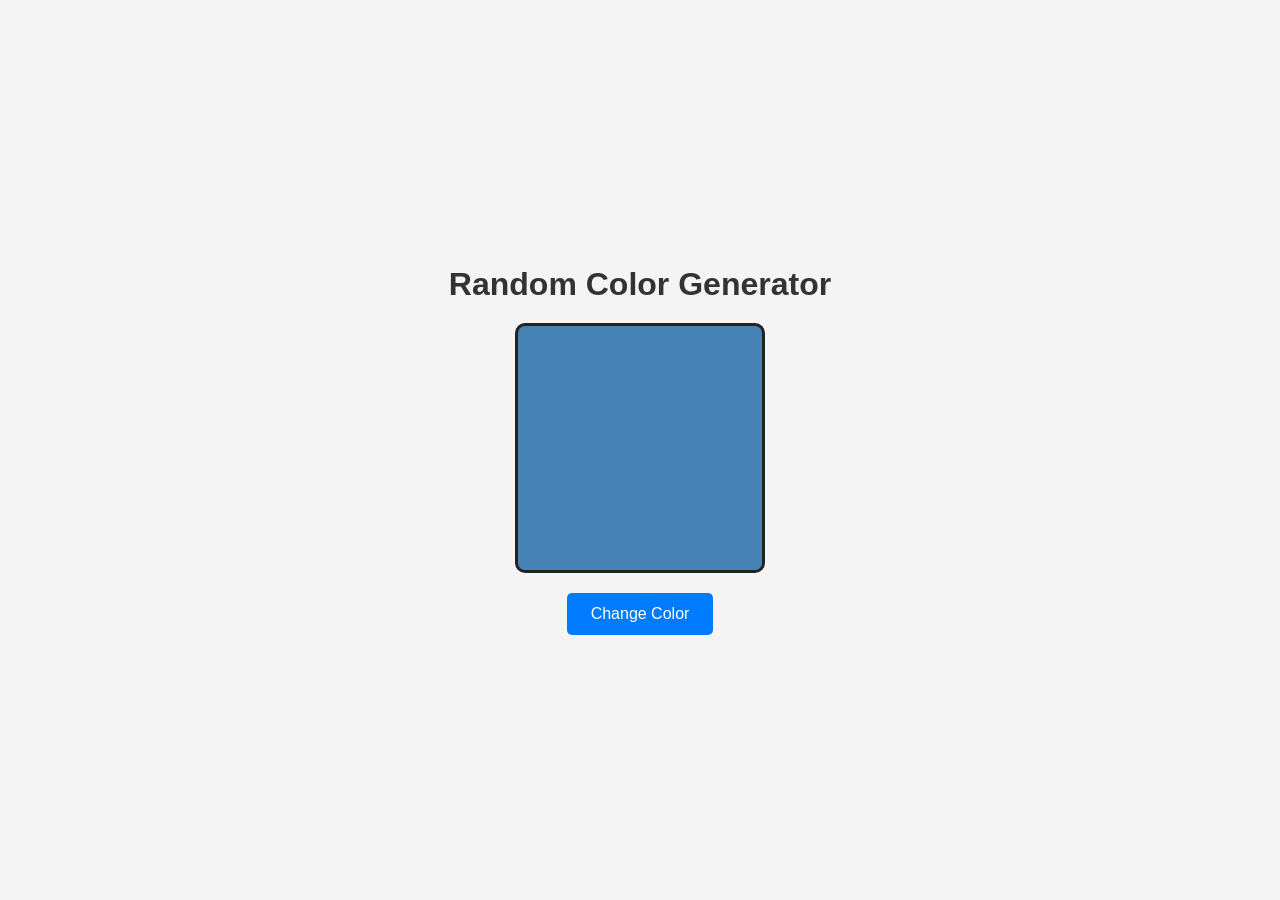
<file: js_dom/dom2/v2/index.html>
<!DOCTYPE html>
<html lang="en">
<head>
    <meta charset="UTF-8">
    <meta name="viewport" content="width=device-width, initial-scale=1.0">
    <title>Random Color Generator</title>
    <link rel="stylesheet" href="style.css">
</head>
<body>

    <div class="container">
        <h1>Random Color Generator</h1>

        <div id="colorBox"></div>

        <button id="changeColorBtn">Change Color</button>
    </div>

    <script src="script.js"></script>
</body>
</html>
</file>
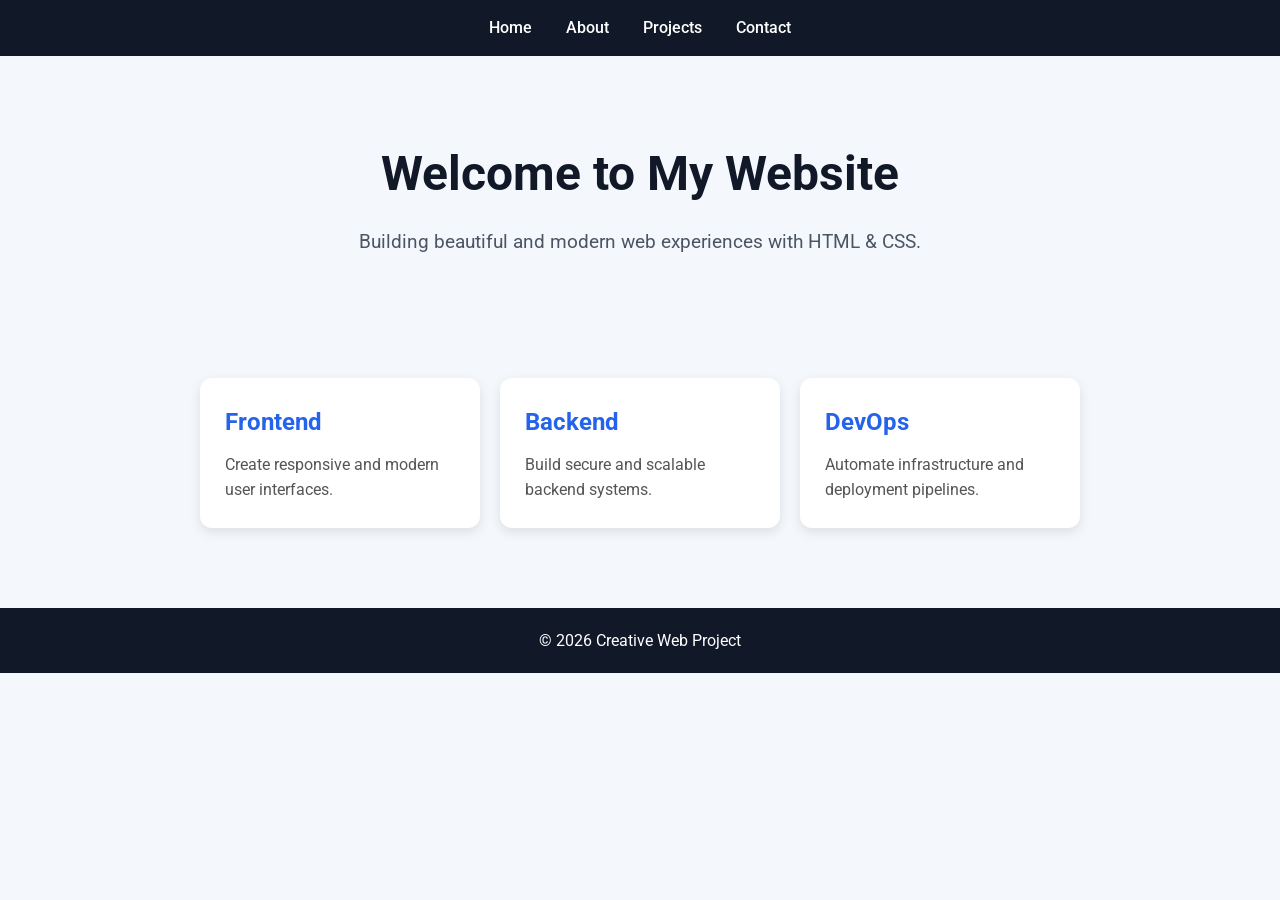
<file: Front_end_ui_ux/home.html>
<!-- index.html -->

<!DOCTYPE html>
<html lang="en">
<head>
    <meta charset="UTF-8">
    <meta name="viewport" content="width=device-width, initial-scale=1.0">
    <title>Creative Web Page</title>

    <!-- Link CSS file -->
    <link rel="stylesheet" href="style1.css">
</head>
<body>

    <!-- Navbar -->
    <nav class="navbar">
        <ul class="nav-list">
            <li class="nav-item"><a class="nav-link" href="#">Home</a></li>
            <li class="nav-item"><a class="nav-link" href="#">About</a></li>
            <li class="nav-item"><a class="nav-link" href="#">Projects</a></li>
            <li class="nav-item"><a class="nav-link" href="#">Contact</a></li>
        </ul>
    </nav>

    <!-- Hero Section -->
    <section class="hero">
        <h1 class="hero-title">Welcome to My Website</h1>
        <p class="hero-text">
            Building beautiful and modern web experiences with HTML & CSS.
        </p>
    </section>

    <!-- Cards -->
    <section class="card-container">

        <div class="card">
            <h2 class="card-title">Frontend</h2>
            <p class="card-text">
                Create responsive and modern user interfaces.
            </p>
        </div>

        <div class="card">
            <h2 class="card-title">Backend</h2>
            <p class="card-text">
                Build secure and scalable backend systems.
            </p>
        </div>

        <div class="card">
            <h2 class="card-title">DevOps</h2>
            <p class="card-text">
                Automate infrastructure and deployment pipelines.
            </p>
        </div>

    </section>

    <!-- Footer -->
    <footer class="footer">
        <p class="footer-text">
            © 2026 Creative Web Project
        </p>
    </footer>

</body>
</html>
</file>
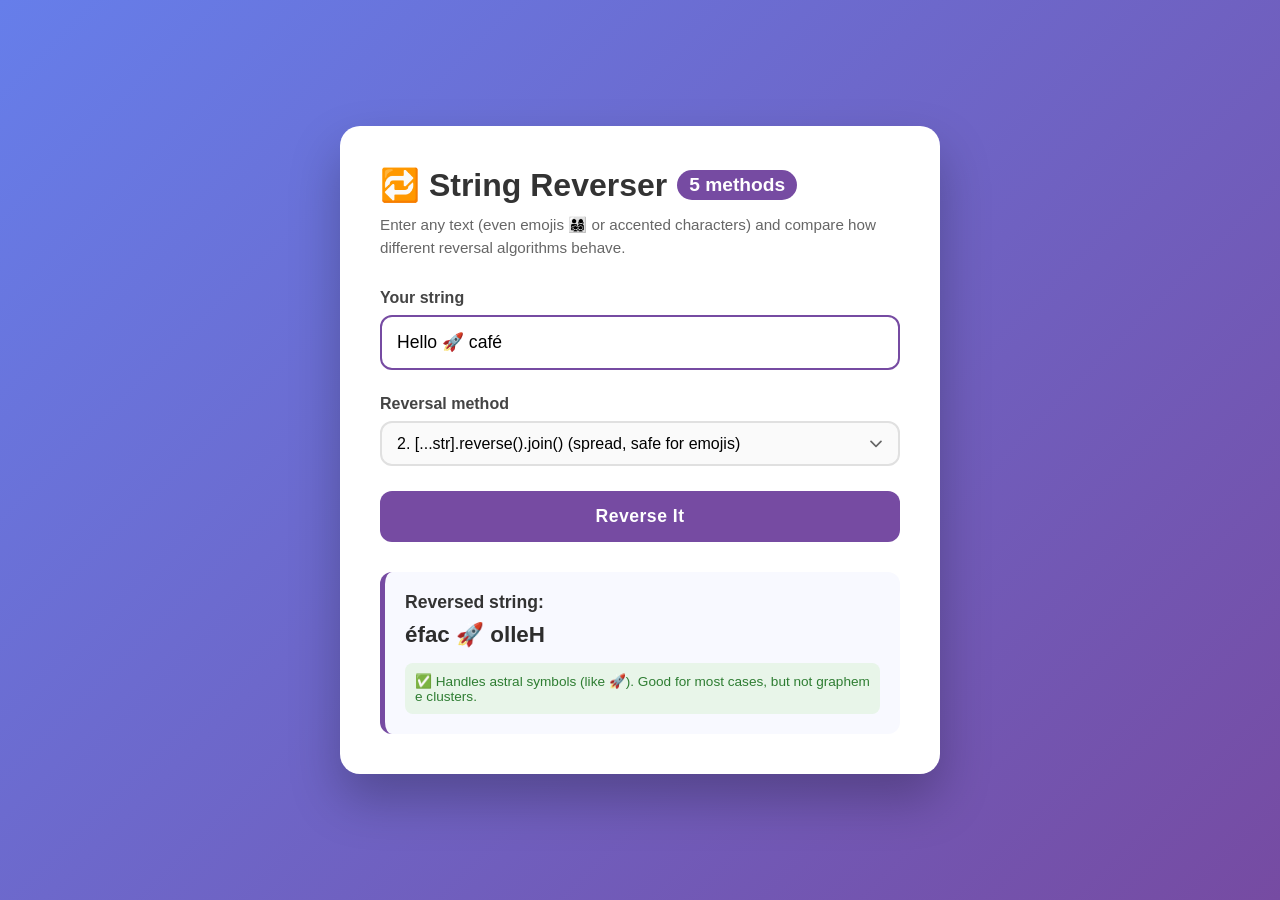
<file: js_dom/page.html>
<!DOCTYPE html>
<html lang="en">
<head>
  <meta charset="UTF-8">
  <meta name="viewport" content="width=device-width, initial-scale=1.0">
  <title>String Reverser – Multiple Methods</title>
  <style>
    * {
      margin: 0;
      padding: 0;
      box-sizing: border-box;
    }
    body {
      background: linear-gradient(135deg, #667eea 0%, #764ba2 100%);
      min-height: 100vh;
      display: flex;
      justify-content: center;
      align-items: center;
      font-family: 'Segoe UI', Tahoma, Geneva, Verdana, sans-serif;
      padding: 20px;
    }
    .card {
      background: white;
      border-radius: 20px;
      box-shadow: 0 25px 50px rgba(0,0,0,0.25);
      padding: 40px;
      max-width: 600px;
      width: 100%;
      transition: transform 0.3s ease;
    }
    .card:hover {
      transform: translateY(-3px);
    }
    h1 {
      color: #333;
      margin-bottom: 10px;
      font-size: 2rem;
      display: flex;
      align-items: center;
      gap: 10px;
    }
    h1 span {
      background: #764ba2;
      color: white;
      font-size: 1.2rem;
      padding: 4px 12px;
      border-radius: 50px;
    }
    .subtitle {
      color: #666;
      margin-bottom: 30px;
      font-size: 0.95rem;
      line-height: 1.5;
    }
    .input-group {
      margin-bottom: 25px;
    }
    label {
      font-weight: 600;
      display: block;
      margin-bottom: 8px;
      color: #444;
    }
    input[type="text"] {
      width: 100%;
      padding: 15px;
      font-size: 1.1rem;
      border: 2px solid #e0e0e0;
      border-radius: 12px;
      outline: none;
      transition: border-color 0.3s;
      background: #fafafa;
    }
    input[type="text"]:focus {
      border-color: #764ba2;
      background: white;
    }
    .method-selector {
      margin-bottom: 25px;
    }
    select {
      width: 100%;
      padding: 12px 15px;
      font-size: 1rem;
      border: 2px solid #e0e0e0;
      border-radius: 12px;
      background: #fafafa;
      outline: none;
      cursor: pointer;
      appearance: none;
      background-image: url("data:image/svg+xml,%3Csvg xmlns='http://www.w3.org/2000/svg' width='12' height='12' viewBox='0 0 12 12'%3E%3Cpath d='M6 8.825a.741.741 0 0 1-.53-.22L1.22 4.355a.75.75 0 1 1 1.06-1.06L6 7.015l3.72-3.72a.75.75 0 1 1 1.06 1.06L6.53 8.605a.741.741 0 0 1-.53.22z' fill='%23666'/%3E%3C/svg%3E");
      background-repeat: no-repeat;
      background-position: right 15px center;
      background-size: 14px;
    }
    select:focus {
      border-color: #764ba2;
      background: white;
    }
    button {
      width: 100%;
      padding: 15px;
      background: #764ba2;
      color: white;
      border: none;
      border-radius: 12px;
      font-size: 1.1rem;
      font-weight: 600;
      cursor: pointer;
      transition: background 0.3s, transform 0.2s;
      letter-spacing: 0.5px;
    }
    button:hover {
      background: #5a3a8a;
    }
    button:active {
      transform: scale(0.98);
    }
    .result-box {
      margin-top: 30px;
      padding: 20px;
      background: #f8f9ff;
      border-radius: 12px;
      border-left: 5px solid #764ba2;
      word-break: break-all;
    }
    .result-box h3 {
      margin-bottom: 8px;
      color: #333;
      font-size: 1.1rem;
    }
    .result-text {
      font-size: 1.4rem;
      font-weight: 700;
      color: #2d2d2d;
    }
    .note {
      margin-top: 15px;
      font-size: 0.85rem;
      color: #666;
      display: flex;
      align-items: center;
      gap: 6px;
      background: #fff3e0;
      padding: 10px;
      border-radius: 8px;
    }
    .note.unicode-safe {
      background: #e8f5e9;
      color: #2e7d32;
    }
    .note.unicode-warn {
      background: #fff3e0;
      color: #e65100;
    }
    .icon {
      font-size: 1.2rem;
    }
    .highlight {
      font-weight: 700;
    }
  </style>
</head>
<body>
  <div class="card">
    <h1>
      🔁 String Reverser
      <span>5 methods</span>
    </h1>
    <p class="subtitle">
      Enter any text (even emojis 👨‍👩‍👧‍👦 or accented characters) and compare how different reversal algorithms behave.
    </p>

    <div class="input-group">
      <label for="inputText">Your string</label>
      <input type="text" id="inputText" placeholder="Type something..." value="Hello 🚀 café" autofocus>
    </div>

    <div class="method-selector">
      <label for="method">Reversal method</label>
      <select id="method">
        <option value="split">1. split().reverse().join() (classic, no Unicode)</option>
        <option value="spread" selected>2. [...str].reverse().join() (spread, safe for emojis)</option>
        <option value="arrayfrom">3. Array.from(str).reverse().join() (like spread)</option>
        <option value="loop">4. Manual for‑loop (push + join, fast)</option>
        <option value="reduce">5. reduce() (functional, needs spread for safety)</option>
        <option value="segmenter">✨ Intl.Segmenter (grapheme‑perfect, handles ALL)</option>
      </select>
    </div>

    <button id="reverseBtn">Reverse It</button>

    <div class="result-box" id="resultBox" style="display: none;">
      <h3>Reversed string:</h3>
      <div class="result-text" id="resultString"></div>
      <div class="note" id="noteBox"></div>
    </div>
  </div>

  <script>
    // All reversal functions
    const methods = {
      split: (str) => str.split('').reverse().join(''),
      spread: (str) => [...str].reverse().join(''),
      arrayfrom: (str) => Array.from(str).reverse().join(''),
      loop: (str) => {
        const chars = [];
        for (let i = str.length - 1; i >= 0; i--) {
          chars.push(str[i]);
        }
        return chars.join('');
      },
      reduce: (str) => [...str].reduce((rev, char) => char + rev, ''),
      segmenter: (str) => {
        const seg = new Intl.Segmenter('en', { granularity: 'grapheme' });
        return [...seg.segment(str)].map(s => s.segment).reverse().join('');
      }
    };

    // Unicode safety notes
    const notes = {
      split: '⚠️ Breaks emoji and combining marks. Not recommended for text beyond ASCII.',
      spread: '✅ Handles astral symbols (like 🚀). Good for most cases, but not grapheme clusters.',
      arrayfrom: '✅ Same as spread – safe for most emojis and accented letters.',
      loop: '⚠️ Works only on UTF‑16 code units (like split). Can break emojis.',
      reduce: '✅ Uses spread under the hood, so safe for common Unicode.',
      segmenter: '🏆 Fully grapheme‑safe. Handles family emojis, skin tones, and complex scripts perfectly.'
    };

    const inputEl = document.getElementById('inputText');
    const methodEl = document.getElementById('method');
    const reverseBtn = document.getElementById('reverseBtn');
    const resultBox = document.getElementById('resultBox');
    const resultStringEl = document.getElementById('resultString');
    const noteBox = document.getElementById('noteBox');

    reverseBtn.addEventListener('click', () => {
      const original = inputEl.value.trim();
      const methodKey = methodEl.value;

      if (original === '') {
        resultStringEl.textContent = '(empty string)';
        noteBox.textContent = '';
        resultBox.style.display = 'block';
        return;
      }

      // Safety check for recursion (not used here, but in case we had it)
      const reversed = methods[methodKey](original);
      
      resultStringEl.textContent = reversed || '(unchanged)';
      noteBox.textContent = notes[methodKey];

      // Update note styling
      noteBox.className = 'note';
      if (methodKey === 'spread' || methodKey === 'arrayfrom' || methodKey === 'reduce') {
        noteBox.classList.add('unicode-safe');
      } else if (methodKey === 'segmenter') {
        noteBox.classList.add('unicode-safe');
      } else {
        noteBox.classList.add('unicode-warn');
      }

      resultBox.style.display = 'block';
    });

    // Reverse on Enter key
    inputEl.addEventListener('keypress', (e) => {
      if (e.key === 'Enter') reverseBtn.click();
    });

    // Show initial result on page load
    reverseBtn.click();
  </script>
</body>
</html>
</file>
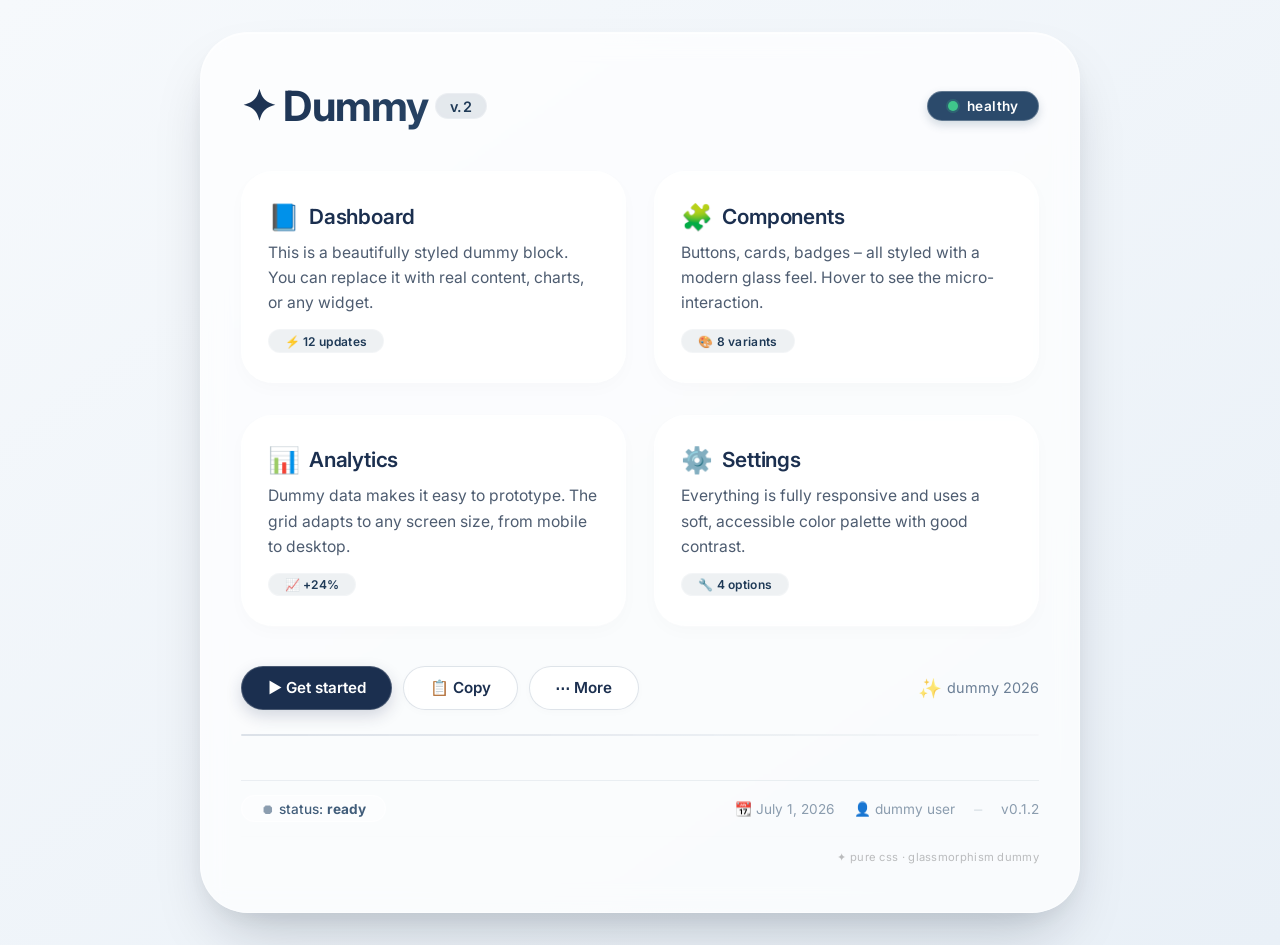
<file: js_dom/page2.html>
<!DOCTYPE html>
<html lang="en">
<head>
  <meta charset="UTF-8">
  <meta name="viewport" content="width=device-width, initial-scale=1.0">
  <title>✨ Dummy page · styled</title>
  <!-- Google Font (Inter) for a modern look -->
  <link rel="preconnect" href="https://fonts.googleapis.com">
  <link rel="preconnect" href="https://fonts.gstatic.com" crossorigin>
  <link href="https://fonts.googleapis.com/css2?family=Inter:opsz,wght@14..32,400;14..32,600;14..32,700&display=swap" rel="stylesheet">
  <style>
    * {
      margin: 0;
      padding: 0;
      box-sizing: border-box;
    }

    body {
      font-family: 'Inter', -apple-system, BlinkMacSystemFont, sans-serif;
      background: linear-gradient(145deg, #f6f9fc 0%, #e9f0f7 100%);
      min-height: 100vh;
      display: flex;
      align-items: center;
      justify-content: center;
      padding: 2rem 1.5rem;
      margin: 0;
    }

    /* main card – soft glass-morphism / elevated style */
    .dummy-card {
      max-width: 880px;
      width: 100%;
      background: rgba(255, 255, 255, 0.7);
      backdrop-filter: blur(12px);
      -webkit-backdrop-filter: blur(12px);
      border-radius: 3rem;
      padding: 3rem 2.5rem;
      box-shadow: 
        0 30px 60px -20px rgba(0, 20, 40, 0.25),
        0 8px 20px rgba(0, 0, 0, 0.04),
        inset 0 1px 0 rgba(255, 255, 255, 0.7);
      border: 1px solid rgba(255, 255, 255, 0.4);
      transition: all 0.2s ease;
    }

    /* header section */
    .dummy-header {
      display: flex;
      flex-wrap: wrap;
      align-items: center;
      justify-content: space-between;
      margin-bottom: 2.5rem;
      gap: 1rem 0.5rem;
    }

    .dummy-header h1 {
      font-size: 2.6rem;
      font-weight: 700;
      letter-spacing: -0.02em;
      background: linear-gradient(135deg, #1b2f4f, #2b4a6b);
      -webkit-background-clip: text;
      background-clip: text;
      color: transparent;
      display: inline-flex;
      align-items: center;
      gap: 0.4rem;
    }

    .dummy-header h1 small {
      font-size: 0.9rem;
      font-weight: 600;
      background: rgba(43, 74, 107, 0.12);
      padding: 0.2rem 0.9rem;
      border-radius: 40px;
      color: #1f3a57;
      letter-spacing: 0.3px;
      backdrop-filter: blur(4px);
      border: 1px solid rgba(255, 255, 255, 0.3);
    }

    .badge {
      background: #2b4a6b;
      color: white;
      font-weight: 600;
      font-size: 0.85rem;
      padding: 0.4rem 1.2rem;
      border-radius: 60px;
      box-shadow: 0 4px 10px rgba(43, 74, 107, 0.2);
      border: 1px solid rgba(255, 255, 255, 0.25);
      letter-spacing: 0.4px;
    }

    /* decorative line */
    .divider {
      width: 100%;
      height: 2px;
      background: linear-gradient(90deg, rgba(43, 74, 107, 0.15), rgba(43, 74, 107, 0.02));
      margin: 1.5rem 0 2rem 0;
      border-radius: 10px;
    }

    /* grid layout for dummy content */
    .dummy-grid {
      display: grid;
      grid-template-columns: 1fr 1fr;
      gap: 2rem 1.8rem;
      margin-bottom: 2.5rem;
    }

    .dummy-item {
      background: rgba(255, 255, 255, 0.5);
      backdrop-filter: blur(4px);
      -webkit-backdrop-filter: blur(4px);
      padding: 1.8rem 1.6rem;
      border-radius: 2rem;
      border: 1px solid rgba(255, 255, 255, 0.6);
      box-shadow: 0 6px 18px rgba(0, 0, 0, 0.02);
      transition: transform 0.15s ease, box-shadow 0.2s ease;
    }

    .dummy-item:hover {
      transform: translateY(-3px);
      box-shadow: 0 16px 30px -12px rgba(0, 20, 40, 0.12);
      background: rgba(255, 255, 255, 0.7);
    }

    .dummy-item h3 {
      font-size: 1.3rem;
      font-weight: 600;
      color: #1b2f4f;
      letter-spacing: -0.01em;
      margin-bottom: 0.5rem;
      display: flex;
      align-items: center;
      gap: 0.6rem;
    }

    .dummy-item h3 span {
      font-size: 1.6rem;
    }

    .dummy-item p {
      color: #2f4058;
      line-height: 1.6;
      font-size: 0.98rem;
      opacity: 0.85;
      font-weight: 400;
    }

    .dummy-item .meta-tag {
      display: inline-block;
      margin-top: 0.9rem;
      background: rgba(43, 74, 107, 0.08);
      padding: 0.2rem 1rem;
      border-radius: 30px;
      font-size: 0.75rem;
      font-weight: 600;
      color: #1f3a57;
      letter-spacing: 0.3px;
      border: 1px solid rgba(255, 255, 255, 0.3);
    }

    /* action area */
    .dummy-actions {
      display: flex;
      flex-wrap: wrap;
      align-items: center;
      justify-content: space-between;
      gap: 1rem;
      margin-top: 0.8rem;
    }

    .btn-group {
      display: flex;
      flex-wrap: wrap;
      gap: 0.7rem;
    }

    .btn {
      font-family: 'Inter', sans-serif;
      font-weight: 600;
      font-size: 0.95rem;
      padding: 0.7rem 1.6rem;
      border-radius: 60px;
      border: none;
      background: white;
      color: #1b2f4f;
      box-shadow: 0 2px 8px rgba(0, 0, 0, 0.02);
      border: 1px solid rgba(43, 74, 107, 0.15);
      cursor: default;
      transition: all 0.15s ease;
      display: inline-flex;
      align-items: center;
      gap: 0.4rem;
      backdrop-filter: blur(4px);
      background: rgba(255, 255, 255, 0.6);
    }

    .btn-primary {
      background: #1b2f4f;
      color: white;
      border: 1px solid rgba(255, 255, 255, 0.2);
      box-shadow: 0 6px 16px rgba(27, 47, 79, 0.18);
    }

    .btn-primary:hover {
      background: #23405f;
      transform: scale(1.02);
      box-shadow: 0 10px 24px rgba(27, 47, 79, 0.2);
    }

    .btn-outline:hover {
      background: rgba(43, 74, 107, 0.04);
      border-color: rgba(43, 74, 107, 0.3);
    }

    .btn:active {
      transform: scale(0.97);
    }

    /* dummy footer / extra */
    .dummy-footer {
      margin-top: 2.8rem;
      padding-top: 1.2rem;
      border-top: 1px solid rgba(43, 74, 107, 0.08);
      display: flex;
      flex-wrap: wrap;
      justify-content: space-between;
      align-items: center;
      font-size: 0.85rem;
      color: #415d7a;
    }

    .dummy-footer .pill {
      background: rgba(255, 255, 255, 0.4);
      backdrop-filter: blur(4px);
      padding: 0.3rem 1.2rem;
      border-radius: 60px;
      border: 1px solid rgba(255, 255, 255, 0.6);
      font-weight: 500;
    }

    .dummy-footer .pill span {
      font-weight: 300;
      opacity: 0.6;
    }

    /* 100% responsive */
    @media (max-width: 700px) {
      .dummy-card {
        padding: 2rem 1.5rem;
        border-radius: 2rem;
      }
      .dummy-grid {
        grid-template-columns: 1fr;
        gap: 1.2rem;
      }
      .dummy-header h1 {
        font-size: 2.2rem;
      }
      .dummy-actions {
        flex-direction: column;
        align-items: stretch;
      }
      .btn-group {
        justify-content: center;
      }
      .badge {
        align-self: flex-start;
      }
    }

    @media (max-width: 450px) {
      .dummy-header h1 {
        font-size: 1.8rem;
        flex-wrap: wrap;
      }
      .dummy-header h1 small {
        font-size: 0.7rem;
        padding: 0.1rem 0.7rem;
      }
      .btn {
        font-size: 0.85rem;
        padding: 0.6rem 1.2rem;
      }
    }

    /* Just a little extra flair — dummy “status” dot */
    .status-dot {
      display: inline-block;
      width: 10px;
      height: 10px;
      background: #3fc78b;
      border-radius: 50%;
      margin-right: 6px;
      box-shadow: 0 0 0 2px rgba(63, 199, 139, 0.2);
    }

    /* utility */
    .text-muted {
      opacity: 0.6;
      font-weight: 400;
    }
  </style>
</head>
<body>
  <div class="dummy-card" role="main">
    <!-- header -->
    <div class="dummy-header">
      <h1>
        ✦ Dummy 
        <small>v.2</small>
      </h1>
      <div class="badge">
        <span class="status-dot"></span> healthy
      </div>
    </div>

    <!-- grid content – dummy cards -->
    <div class="dummy-grid">
      <div class="dummy-item">
        <h3><span>📘</span> Dashboard</h3>
        <p>This is a beautifully styled dummy block. You can replace it with real content, charts, or any widget.</p>
        <span class="meta-tag">⚡ 12 updates</span>
      </div>
      <div class="dummy-item">
        <h3><span>🧩</span> Components</h3>
        <p>Buttons, cards, badges – all styled with a modern glass feel. Hover to see the micro-interaction.</p>
        <span class="meta-tag">🎨 8 variants</span>
      </div>
      <div class="dummy-item">
        <h3><span>📊</span> Analytics</h3>
        <p>Dummy data makes it easy to prototype. The grid adapts to any screen size, from mobile to desktop.</p>
        <span class="meta-tag">📈 +24%</span>
      </div>
      <div class="dummy-item">
        <h3><span>⚙️</span> Settings</h3>
        <p>Everything is fully responsive and uses a soft, accessible color palette with good contrast.</p>
        <span class="meta-tag">🔧 4 options</span>
      </div>
    </div>

    <!-- action row -->
    <div class="dummy-actions">
      <div class="btn-group">
        <span class="btn btn-primary">▶ Get started</span>
        <span class="btn btn-outline">📋 Copy</span>
        <span class="btn btn-outline">⋯ More</span>
      </div>
      <span style="font-size:0.9rem; color:#2f4a6a; opacity:0.7; display:flex; align-items:center; gap:0.3rem;">
        <span style="font-size:1.2rem;">✨</span> dummy 2026
      </span>
    </div>

    <!-- decorative divider -->
    <div class="divider"></div>

    <!-- footer -->
    <div class="dummy-footer">
      <div>
        <span class="pill"><span>⏺</span> status: <strong>ready</strong></span>
      </div>
      <div style="display:flex; gap:1.2rem; flex-wrap:wrap;">
        <span>📆 <span class="text-muted">July 1, 2026</span></span>
        <span>👤 <span class="text-muted">dummy user</span></span>
        <span style="opacity:0.4;">⏤</span>
        <span style="opacity:0.6;">v0.1.2</span>
      </div>
    </div>

    <!-- tiny extra: dummy signature (just for style) -->
    <div style="margin-top: 1.2rem; font-size: 0.7rem; text-align: right; opacity: 0.25; letter-spacing: 0.3px; border-top: 1px solid rgba(0,0,0,0.02); padding-top: 0.8rem;">
      ✦ pure css · glassmorphism dummy
    </div>
  </div>
</body>
</html>
</file>
<file: js_dom/dom2/v2/style.css>
/* Reset default browser spacing */
* {
    margin: 0;
    padding: 0;
    box-sizing: border-box;
}

/* Center everything on the page */
body {
    font-family: Arial, Helvetica, sans-serif;
    background-color: #f4f4f4;
    display: flex;
    justify-content: center;
    align-items: center;
    height: 100vh;
}

/* Main container */
.container {
    text-align: center;
}

/* Heading */
h1 {
    margin-bottom: 20px;
    color: #333;
}

/* Colored box */
#colorBox {
    width: 250px;
    height: 250px;
    background-color: steelblue;
    border-radius: 10px;
    margin: 20px auto;
    border: 3px solid #222;
    transition: background-color 0.4s ease;
}

/* Button */
button {
    padding: 12px 24px;
    font-size: 16px;
    border: none;
    border-radius: 5px;
    cursor: pointer;
    background-color: #007BFF;
    color: white;
    transition: background-color 0.3s;
}

button:hover {
    background-color: #0056b3;
}
</file>
<file: Front_end_ui_ux/style1.css>
/* styles.css */

/* Import Roboto font */
@import url('https://fonts.googleapis.com/css2?family=Roboto:wght@300;400;500;700&display=swap');

* {
    margin: 0;
    padding: 0;
    box-sizing: border-box;
}

body {
    font-family: 'Roboto', sans-serif;
    background-color: #f4f7fb;
    color: #222;
    line-height: 1.6;
}

/* Navbar */
.navbar {
    background-color: #111827;
    padding: 15px 30px;
}

.nav-list {
    list-style: none;
    text-align: center;
}

.nav-item {
    display: inline-block;
    margin: 0 15px;
}

.nav-link {
    color: white;
    text-decoration: none;
    font-weight: 500;
    transition: color 0.3s ease;
}

.nav-link:hover {
    color: #60a5fa;
}

/* Hero section */
.hero {
    text-align: center;
    padding: 80px 20px;
}

.hero-title {
    font-size: 3rem;
    margin-bottom: 15px;
    color: #111827;
}

.hero-text {
    font-size: 1.2rem;
    color: #4b5563;
}

/* Card section */
.card-container {
    display: flex;
    justify-content: center;
    gap: 20px;
    padding: 40px;
    flex-wrap: wrap;
}

.card {
    background: white;
    width: 280px;
    padding: 25px;
    border-radius: 12px;
    box-shadow: 0 4px 12px rgba(0,0,0,0.1);
    transition: transform 0.3s ease;
}

.card:hover {
    transform: translateY(-5px);
}

.card-title {
    margin-bottom: 10px;
    color: #2563eb;
}

.card-text {
    color: #555;
}

/* Footer */
.footer {
    text-align: center;
    padding: 20px;
    background-color: #111827;
    color: white;
    margin-top: 40px;
}
</file>
